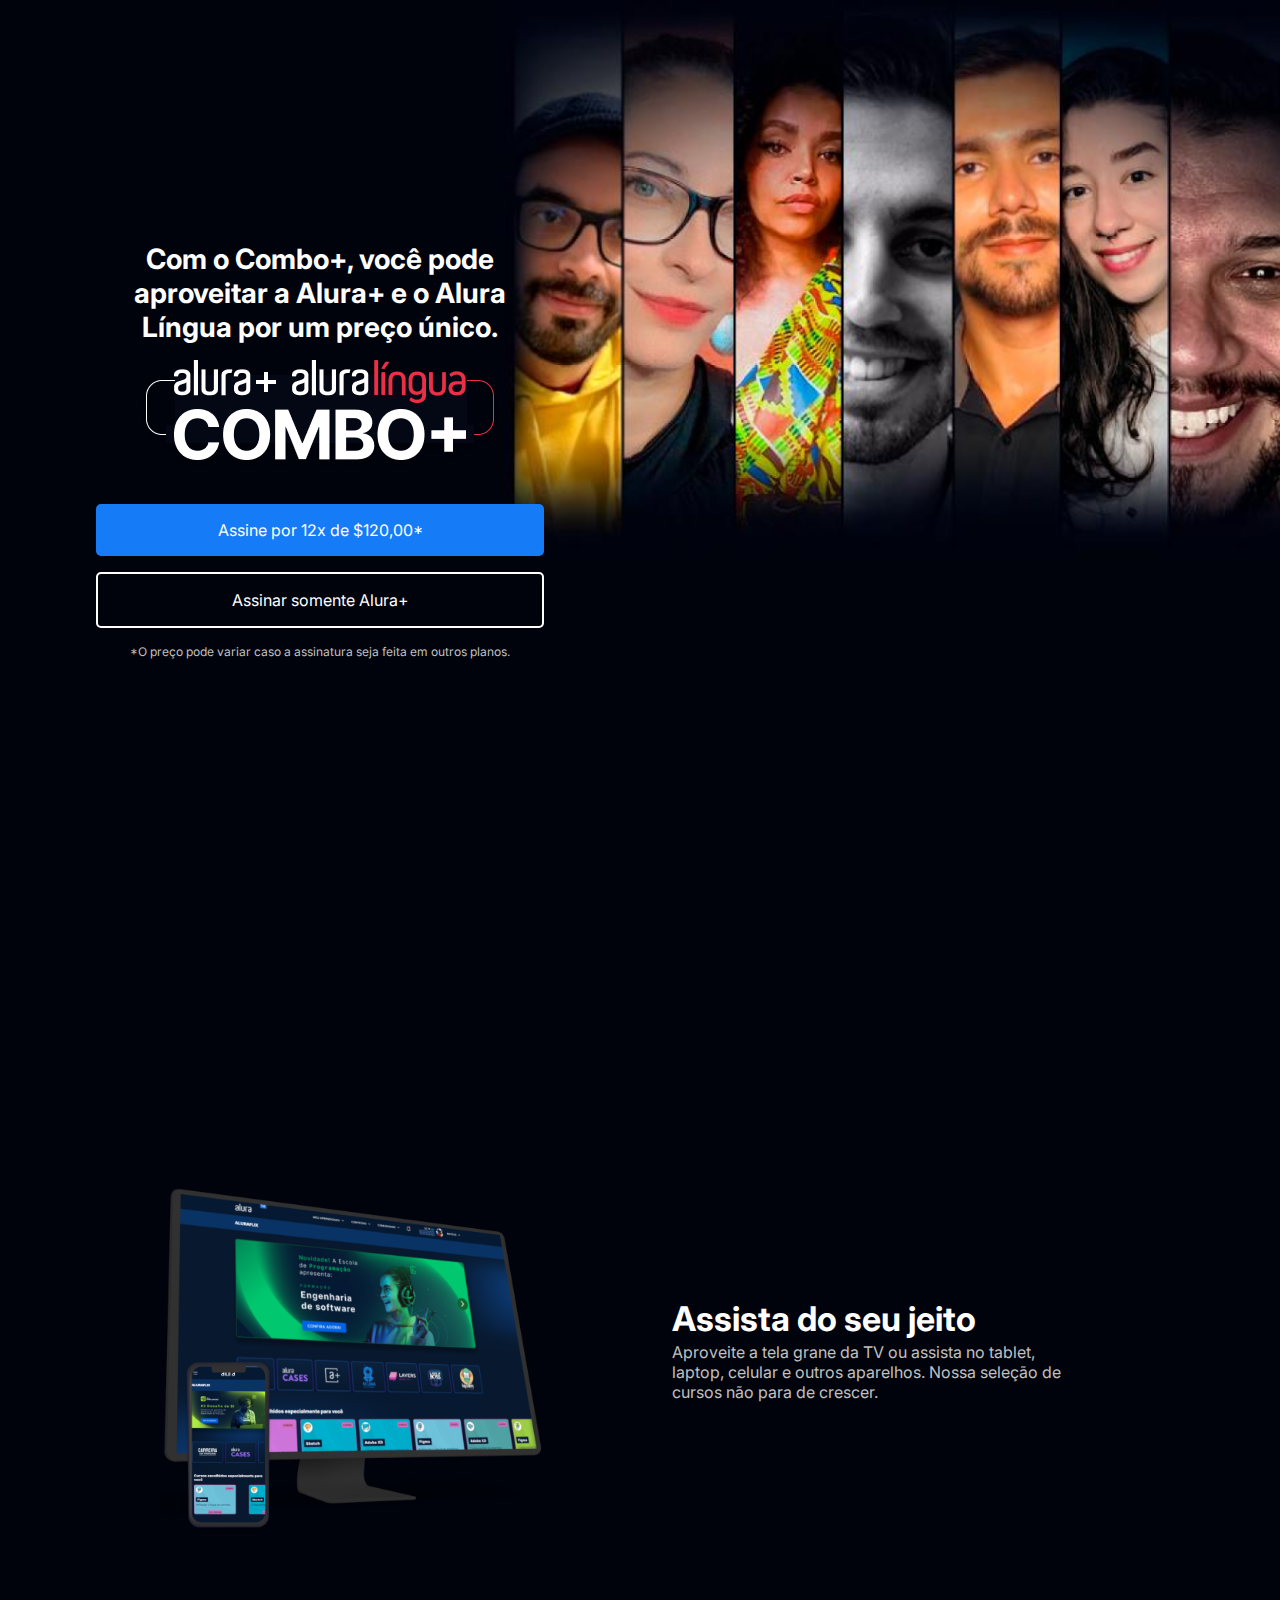
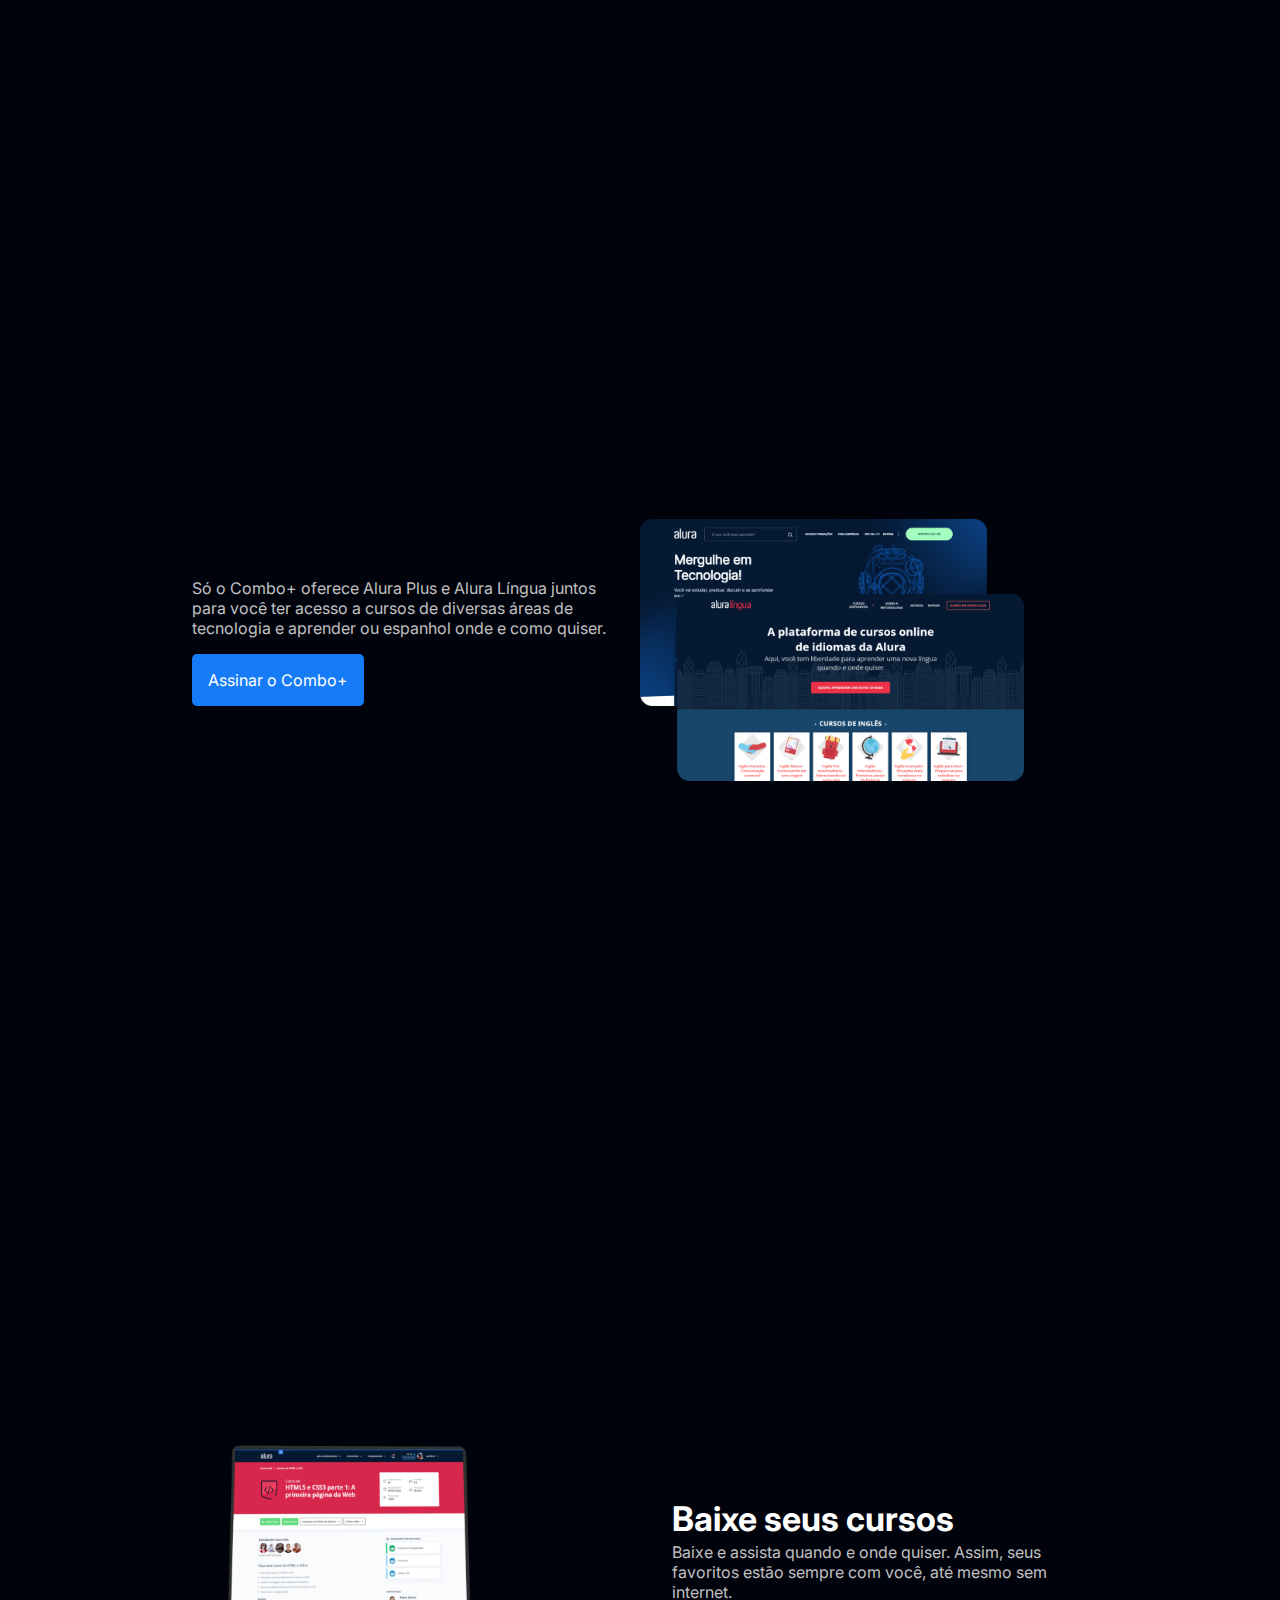
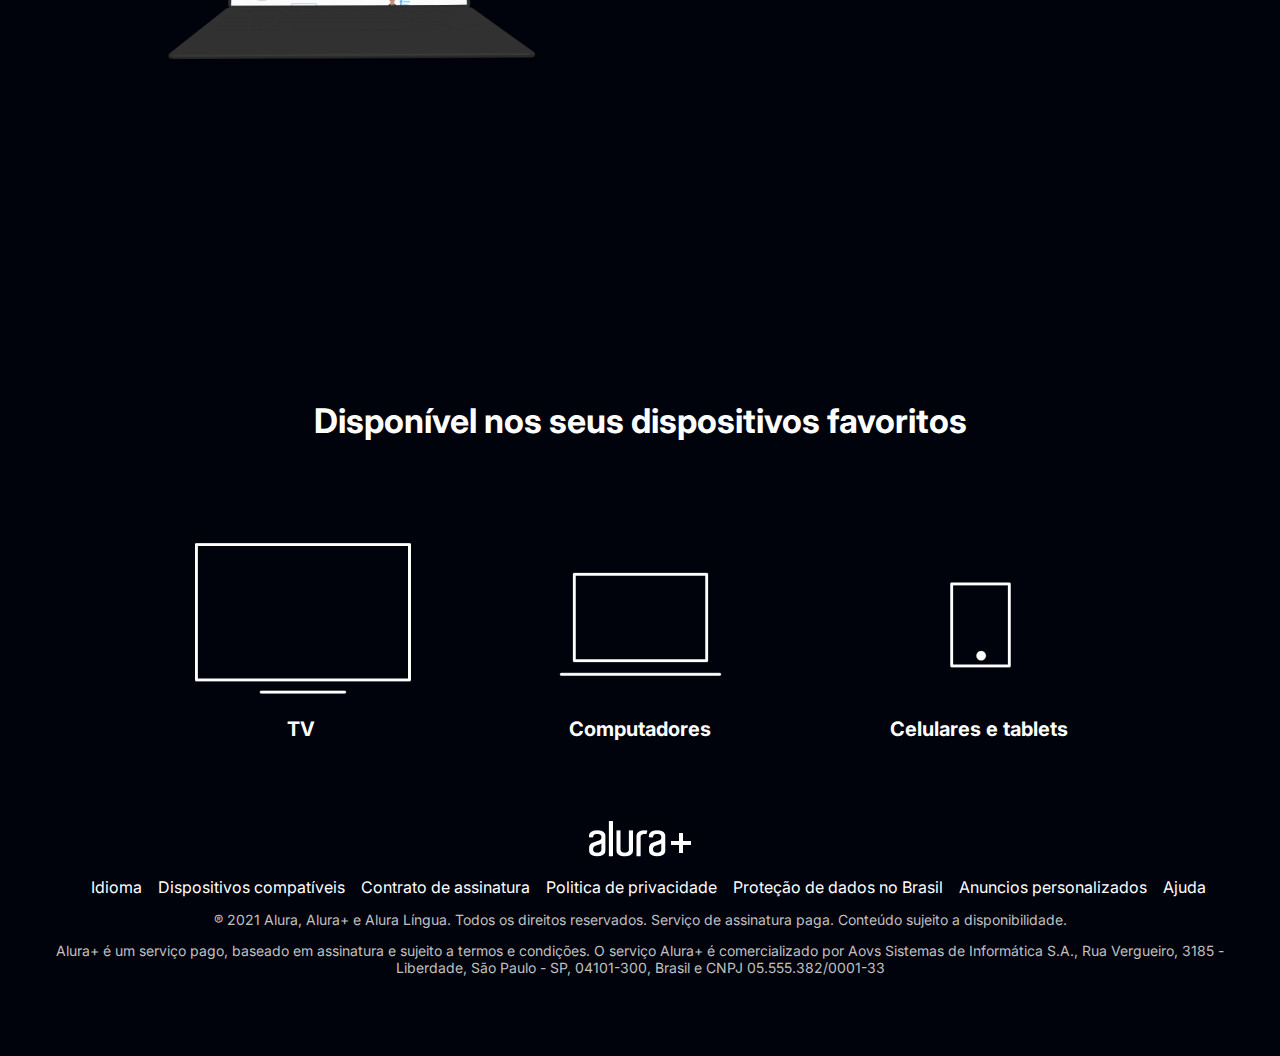
<file: index.html>
<!DOCTYPE html>
<html lang="en">
<head>
    <meta charset="UTF-8">
    <meta http-equiv="X-UA-Compatible" content="IE=edge">
    <meta name="viewport" content="width=device-width, initial-scale=1.0">
    <link rel="stylesheet" href="style.css">
    <link rel="preconnect" href="https://fonts.googleapis.com">
<link rel="preconnect" href="https://fonts.gstatic.com" crossorigin>
<link href="https://fonts.googleapis.com/css2?family=Inter:wght@400;700&display=swap" rel="stylesheet">
    <title>André Luis de Oliveira</title>
</head>
<body>


    <section class="container principal">

        <div class="container__caixa">

            <h1 class="container__titulo">Com o Combo+, você pode aproveitar a Alura+ e o Alura Língua por um preço único.</h1>
            <img src="img/Combo.png" alt="O combo+ é a junção do alura+ e o alura lingua" class="container__imagem">
            <a href="www.alura.com.br" class="container__botao">Assine por 12x de $120,00*</a>
            <a href="www.alura.com.br" class="container__botao botao_secundario">Assinar somente Alura+</a>
            <p class="container__aviso">*O preço pode variar caso a assinatura seja feita em outros planos.</p>
            
        </div>

    </section>


    <section class="container secundario">

            <img src="img/Plataformas.png" alt="Um monitor e um celular com o alura plus aberto" class="secundario__imagem">

            <div class="container__descricao">
                 <h2 class="descricao__titulo">Assista do seu jeito</h2>
                 <p class="descricao__texto">Aproveite a tela grane da TV ou assista no tablet, laptop, celular  e outros aparelhos. Nossa seleção de cursos não para de crescer. </p>
            </div>

    </section>


    <section class="container secundario">

        <div class="container__descricao">
            <p class="descricao__texto">Só o Combo+ oferece Alura Plus e Alura Língua juntos para você ter acesso a cursos de diversas áreas de tecnologia e aprender ou espanhol onde e como quiser.</p>
            <a href="www.alura.com.br" class="container__botao secundario__botao">Assinar o Combo+</a>
        </div>

        <img src="img/Telas.png" alt="Tela da alura plus e do alura lingua" class="secundario__imagem">

    </section>


    <section class="container secundario">

        <img src="img/Notebook.png" alt="Notebook com a página do curso HTML5 e CSS3 da Alura aberta" class="secundario__imagem">

        <div class="container__descricao">

            <h2 class="descricao__titulo">Baixe seus cursos</h2>
            <p class="descricao__texto">Baixe e assista quando e onde quiser. Assim, seus favoritos estão sempre com você, até mesmo sem internet.</p>
            <a href=""></a>
        </div>

    </section>


    <section class="dispositivos">

        <h2 class="dispositivos__titulo">Disponível nos seus dispositivos favoritos</h2>

        <ul class="dispositivos__lista">

            <li>
                <img src="img/tv.png" alt="ícone de televisão">
                <h3 class="lista__item">TV</h3>
            </li>

            <li>
                <img src="img/computador.png" alt="ícone de computador">
                <h3 class="lista__item">Computadores</h3>
            </li>

            <li>
                <img src="img/celular.png" alt="ícone de celular">
                <h3 class="lista__item">Celulares e tablets</h3>
            </li>

        </ul>

    </section>


    <footer class="rodape">

        <img src="img/Logo.png" alt="Alura+" class="rodape__logo">

        <ul class="rodape__lista">

            <li class="lista__link">
                <a href="#">Idioma</a>
            </li>

            <li class="lista__link">
                <a href="#">Dispositivos compatíveis</a>
            </li>

            <li class="lista__link">
                <a href="#">Contrato de assinatura</a>
            </li>

            <li class="lista__link">
                <a href="#">Politica de privacidade</a>
            </li>

            <li class="lista__link">
                <a href="#">Proteção de dados no Brasil</a>
            </li>

            <li class="lista__link">
                <a href="#">Anuncios personalizados</a>
            </li>

            <li class="lista__link">
                <a href="#">Ajuda</a>
            </li>

        </ul>

        <p class="rodape__texto">® 2021 Alura, Alura+ e Alura Língua. Todos os direitos reservados. Serviço de assinatura paga. Conteúdo sujeito a disponibilidade.</p>

        <p class="rodape__texto">Alura+ é um serviço pago, baseado em assinatura e sujeito a termos e condições. O serviço Alura+ é comercializado por Aovs Sistemas de Informática S.A., Rua Vergueiro, 3185 - Liberdade, São Paulo - SP, 04101-300, Brasil e CNPJ 05.555.382/0001-33</p>

    </footer>

</body>

</html>
</file>
<file: style.css>
:root {
    --branco-principal: #FFFFFF;
    --cinza-secundario: #C0C0C0;
    --botao-azul: #167BF7;
    --cor-de-fundo: #00030C;
    --fonte-principal:'Inter';
    --botao-azul-efeito: #3c92fa;
}

body {
    background-color: var(--cor-de-fundo);
    color: var(--branco-principal);
    font-family: var(--fonte-principal);
    font-size: 16px;
    font-weight: 400;
}

* {
    margin: 0;
    padding: 0;
}

.principal {
    background-image: url("img/Background.png");
    background-repeat: no-repeat;
    background-size: contain;
    align-items: center;
    text-align: center;
}

.container {
    height: 100vh;
    display: grid;
    grid-template-columns: 50% 50%;
}

.container__botao {
    background-color: var(--botao-azul);
    border-radius: 5px;
    padding: 1em;
    color: var(--branco-principal);
    display: block;
    text-decoration: none;
    margin-bottom: 1em;
}

.botao_secundario {
    background-color: transparent;
    border: 2px solid var(--branco-principal);
}

.container__aviso {
    font-size: 12px;
    color: var(--cinza-secundario);
}

.container__titulo {
    font-size: 28px;
    font-weight: 700;
}

.container__imagem {
    margin: 1em 0 2em 0;
}

.container__caixa {
    margin: 0 6em;
}

.secundario__imagem {
    width: 80%;
}

.secundario {
    align-items: center;
    margin: 0 10em;
}

.descricao__titulo {
    font-weight: 700;
    font-size: 34px;
    color: var(--branco-principal);
    margin-bottom: 0.1em;
}

.descricao__texto {
    color: var(--cinza-secundario);
}

.secundario__botao {
    display: inline-block;
    margin-top: 1em;
}

.container__descricao {
    padding: 2em;
}

.dispositivos__lista {
    display: flex;
    justify-content: center;
    list-style-type: none;
    margin: 5em 0;
}

.dispositivos {
    text-align: center;
}

.dispositivos__titulo {
    font-size: 34px;
    color: var(--branco-principal);
}

.lista__item {
    font-size: 20px;
}

.rodape {
    text-align: center;
    margin: 5em 3em;
}

.rodape__lista {
    display: flex;
    justify-content: center;
    list-style-type: none;
    margin-top: 1em;
}

.lista__link a{
    text-decoration: none;
    color: var(--branco-principal);
    margin-left: 1em;
}

.rodape__texto {
    margin: 1em 0;
    color: var(--cinza-secundario);
    font-size: 14px;
}

.lista__link a:hover {
    color: var(--botao-azul);
}

.lista__link a:active {
    color: purple;
}

.container__botao:hover {
    background-color: var(--botao-azul-efeito);
    color: var(--cor-de-fundo);
}
</file>
